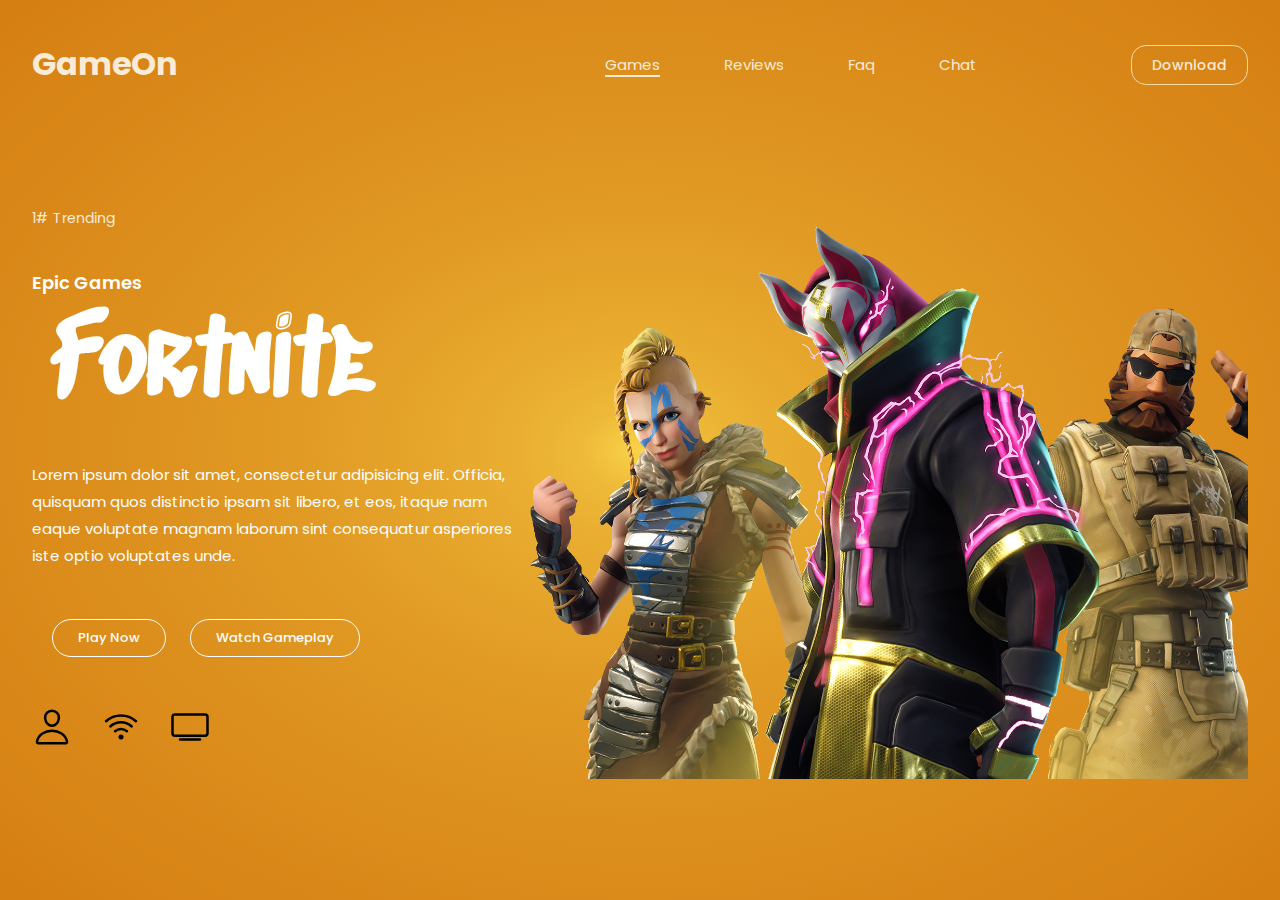
<file: GAME-webpage-FORTNITE/index.html>
<!DOCTYPE html>
<html lang="en">
<head>
    <meta charset="UTF-8">
    <meta http-equiv="X-UA-Compatible" content="IE=edge">
    <meta name="viewport" content="width=device-width, initial-scale=1.0">
    <title>Game-Rig</title>
    <link rel="stylesheet" href="index.css">
    <link rel="preconnect" href="https://fonts.googleapis.com">
    <link rel="preconnect" href="https://fonts.googleapis.com">
    <link rel="preconnect" href="https://fonts.gstatic.com" crossorigin>
    <link href="https://fonts.googleapis.com/css2?family=Permanent+Marker&family=
    Poppins:wght@100;200;300;400;500;600;700
    ;800;900&family=Sedgwick+Ave+Display&display=swap" rel="stylesheet">
</head>
<body>
    <section class="hero">
        <div class="main-width">
            <header>
                <div class="logo">
                    <h2><a href="#">GameOn</a></h2>
                </div>

                <nav>
                    <ul>
                    <li class="active" ><a href="">Games</a></li>
                    <li><a href="">Reviews</a></li>
                    <li><a href="">Faq</a></li>
                    <li><a href="">Chat</a></li>
                    <li id="btn"><a href="">Download</a></li>
                    </ul>
                </nav>
            </header>

            <div class="content">
                <div class="main-text">
                    <h6>1# Trending</h6>
                    <h3>Epic Games</h3>
                    <h1>Fortnite</h1>
                    <p>Lorem ipsum dolor sit amet, consectetur 
                        adipisicing elit. Officia, quisquam quos 
                        distinctio ipsam sit libero, et eos, itaque nam eaque 
                        voluptate magnam laborum sint consequatur asperiores 
                        iste optio voluptates unde.</p>
                        <a href="#">Play Now</a>
                        <a href="#" class="watch-cta">Watch Gameplay</a>
                </div>
                <div class="social">
                    <a href=""><img src="person-outline.svg"></a>
                    <a href=""><img src="wifi-outline.svg"></a>
                    <a href=""><img src="tv-outline.svg"></a>
                </div>

                <div class="image">
                    <img src="anime.png">
                </div>
            </div>
        </div>
    </section>
</body>
</html>
</file>
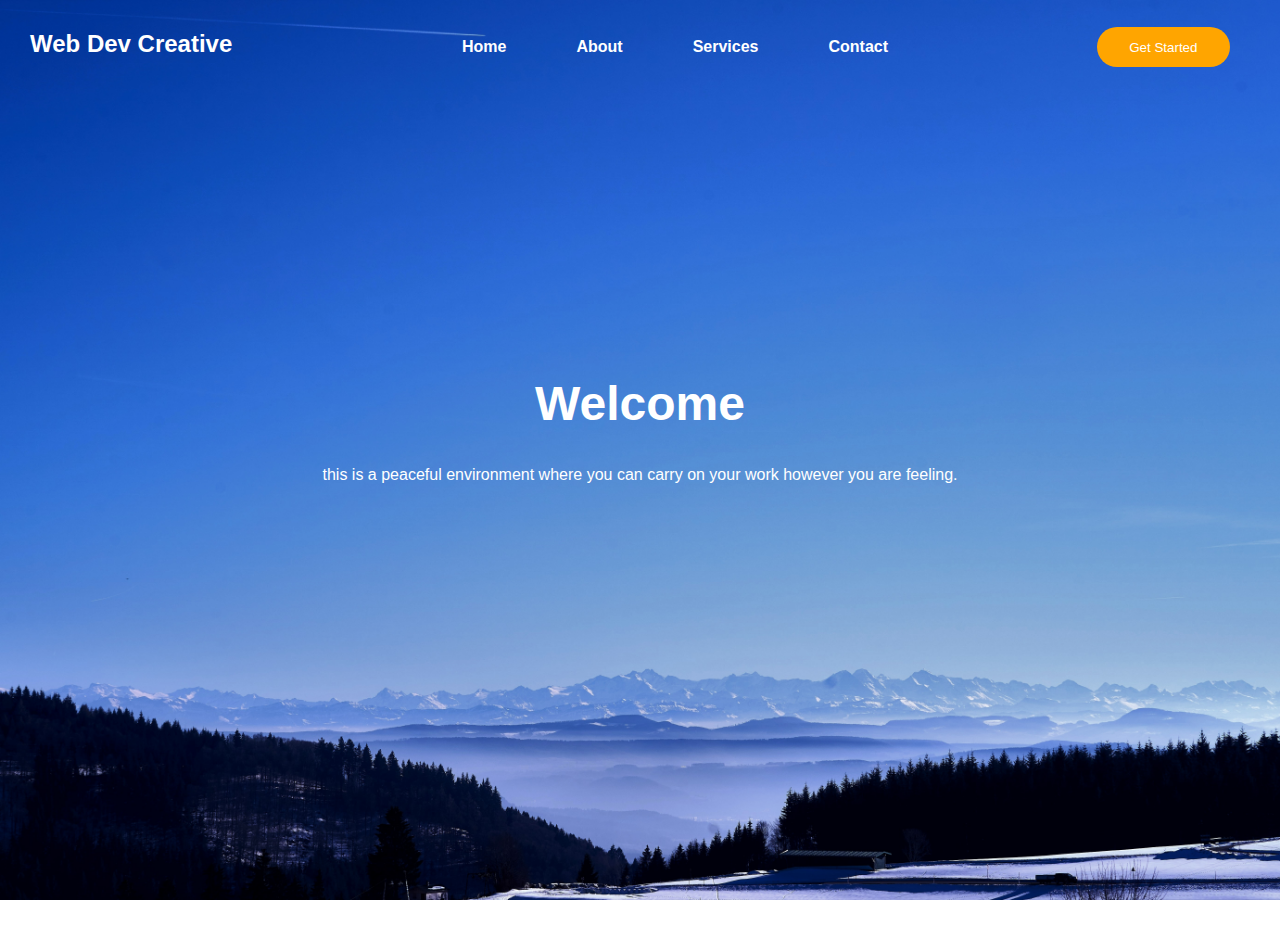
<file: navbar/index.html>
<!DOCTYPE html>
<html lang="en">
<head>
    <meta charset="UTF-8">
    <meta http-equiv="X-UA-Compatible" content="IE=edge">
    <meta name="viewport" content="width=device-width, initial-scale=1.0">
    <title>reponsive navbar</title>
    <link rel="stylesheet" href="index.css">
</head>
<body>
    <section class="main">
        <header>
            <h2>Web Dev Creative</h2>
            <nav>
                <a href="#">Home</a>
                <a href="#">About</a>
                <a href="#">Services</a>
                <a href="#">Contact</a>
                <button class="but">Get Started</button>
                <div class="menu"><img src="menu-outline.svg" class="menuu" id="menu">
                <img src="exit-outline.svg" class="exit"></div>
            </nav>
            <div class="drop">
                <a href="#">Home</a>
                <a href="#">About</a>
                <a href="#">Services</a>
                <a href="#">Contact</a>
                <button class="but2">Get Started</button>
            </div>
        </header>
        <div class="write">
            <h1>Welcome</h1>
            <p>this is a peaceful environment where you can carry on your work
            however you are feeling.
            </p>
        </div>    
    </section>
    <script>
        const toggleBtn = document.querySelector('.menu')
        const toggleBtnIcon = document.querySelector('.menu i')
        const dropDownMenu = document.querySelector('.drop')

        toggleBtn.onclick = function () {
            dropDownMenu.classList.toggle('open')
            const isopen = dropDownMenu.classList.contains('open')

            toggleBtnIcon.classList = isopen
            ?'menuu'
            :'exit'
        }
    </script>
</body>
</html>
</file>
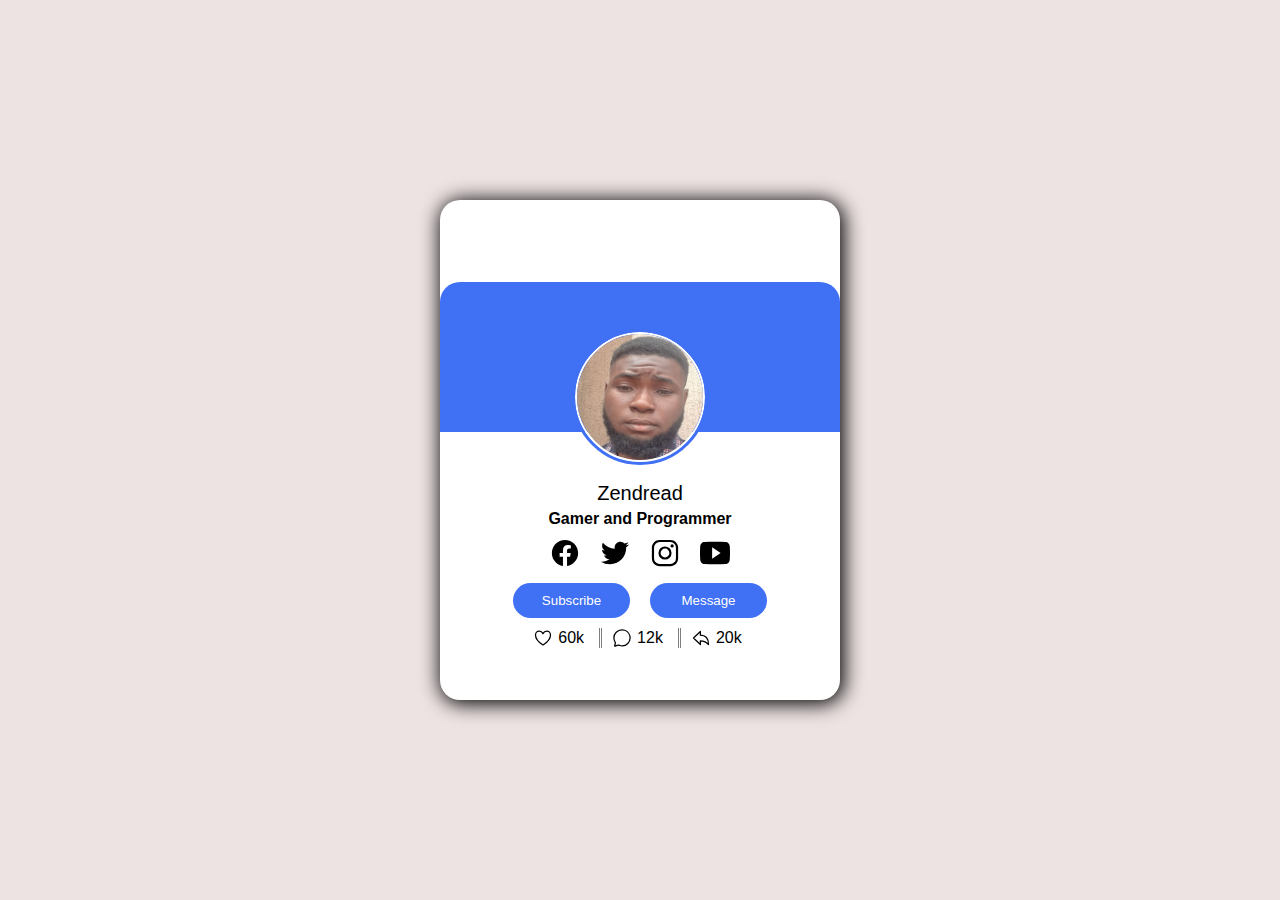
<file: profile card/index.html>
<!DOCTYPE html>
<html lang="en">
<head>
    <meta charset="UTF-8">
    <meta http-equiv="X-UA-Compatible" content="IE=edge">
    <meta name="viewport" content="width=device-width, initial-scale=1.0">
    <title>Profile-Card</title>
    <link rel="stylesheet" href="index.css">
</head>
<body>
    <section class="container">
        <div class="bar">
            <img src="me2.jpg" id="me">
        </div>
        <div class="intro">
            <h3>Zendread</h3>
            <h4>Gamer and Programmer</h4>
        </div>
        <div class="icons">
            <img src="logo-facebook.svg" id="face">
            <img src="logo-twitter.svg" id="twit">
            <img src="logo-instagram.svg" id="insta">
            <img src="logo-youtube.svg" id="you">
        </div>
        <div class="buttons">
            <button id="sub">Subscribe</button>
            <button id="message">Message</button>
        </div>
        <div class="icons2">
            <p id="H"><img src="heart-outline.svg" id="heart">60k</p>
            <p id="C"><img src="chatbubble-outline.svg" id="comments">12k</p>
            <p id="R"><img src="arrow-undo-outline.svg" id="reply">20k</p>
        </div>
    </section>
</body>
</html>
</file>
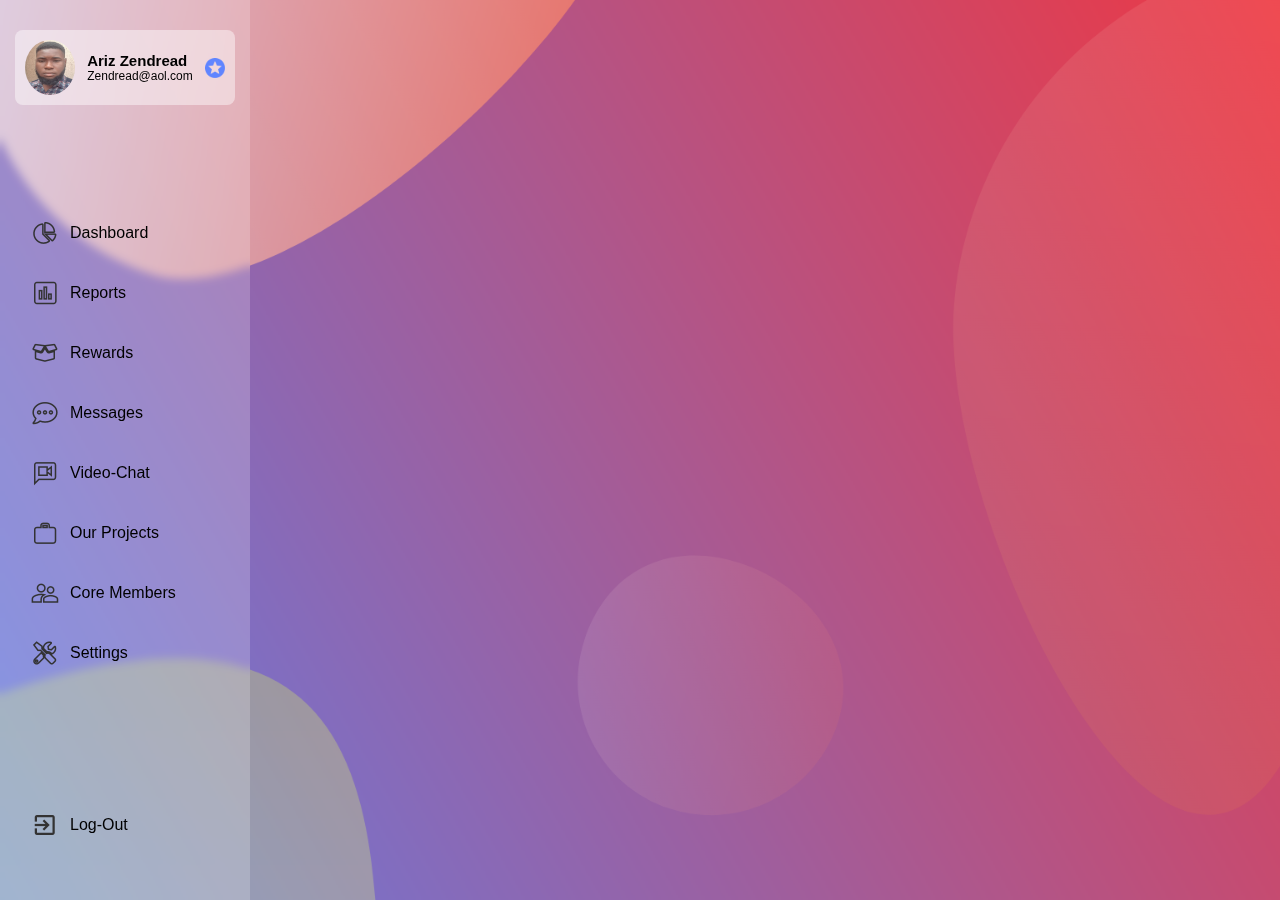
<file: sidebar/side.html>
<!DOCTYPE html>
<html lang="en">
<head>
    <meta charset="UTF-8">
    <meta http-equiv="X-UA-Compatible" content="IE=edge">
    <meta name="viewport" content="width=device-width, initial-scale=1.0">
    <title>Side-bar</title>
    <link rel="stylesheet" href="side.css">
</head>
<body>
    <div class="header">
        <div class="side-nav">
                <div class="user">
                    <img src="images/photo_2022-09-15_23-23-53.jpg" class="user-img">
                    <div>
                    <h2>Ariz Zendread</h2>
                    <p>Zendread@aol.com</p>
                </div>
                <img src="images/star.png" class="star">
            </div>
            <ul>
                <li><img src="images/dashboard.png" ><p>Dashboard</p></li>
                <li><img src="images/reports.png" ><p>Reports</p></li>
                <li><img src="images/rewards.png" ><p>Rewards</p></li>
                <li><img src="images/messages.png" ><p>Messages</p></li>
                <li><img src="images/video-chat.png" ><p>Video-Chat</p></li>
                <li><img src="images/projects.png" ><p>Our Projects</p></li>
                <li><img src="images/members.png" ><p>Core Members</p></li>
                <li><img src="images/setting.png" ><p>Settings</p></li>
            </ul>

            <ul>
                <li>
                    <img src="images/logout.png" id="log" ><p>Log-Out</p>
                </li>
            </ul>
        </div>
    </div>
    
</body>
</html>
</file>
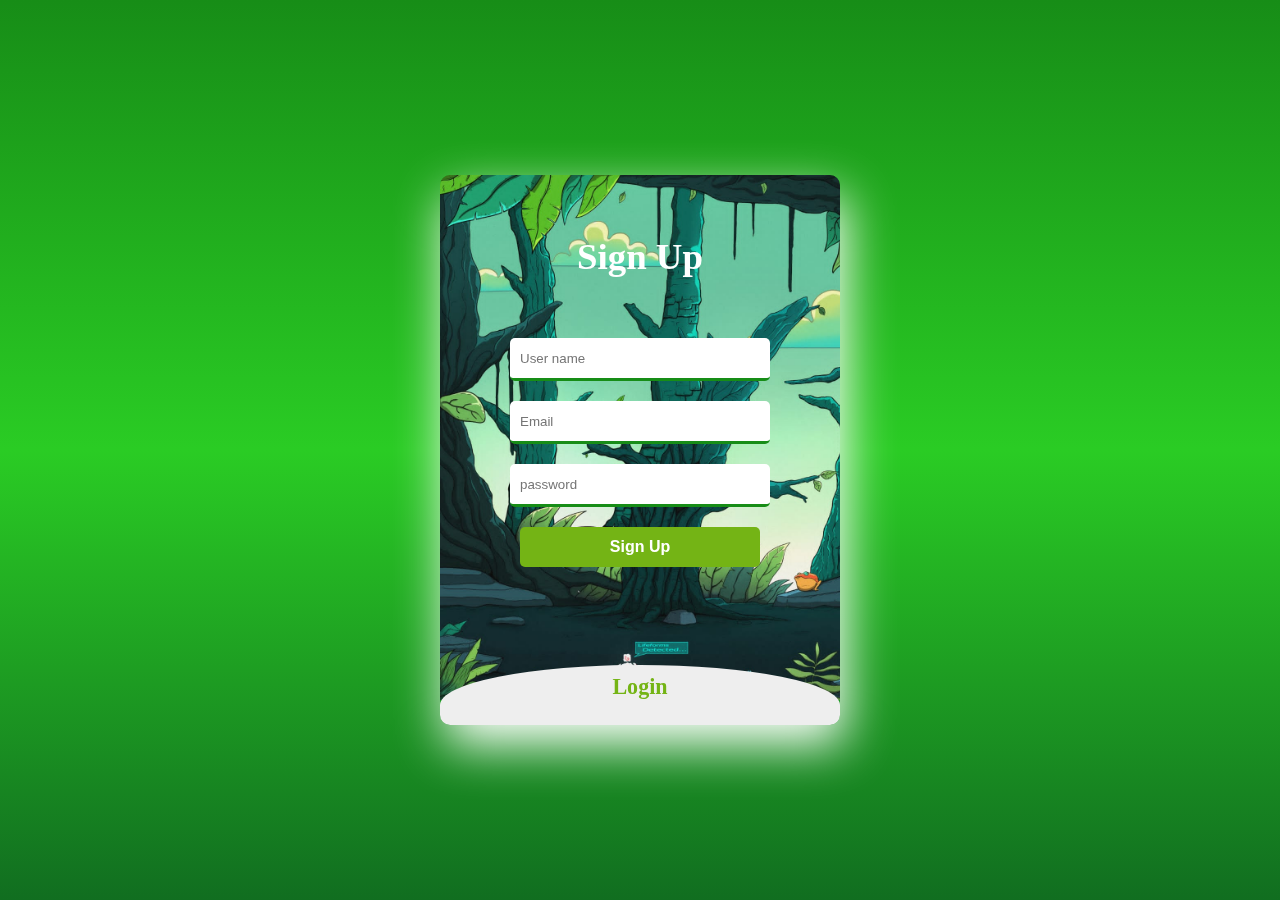
<file: Login-slide-animation/Nova Lightsilver/signUp.html>
<!DOCTYPE html>
<html lang="en">
<head>
    <meta charset="UTF-8">
    <meta http-equiv="X-UA-Compatible" content="IE=edge">
    <meta name="viewport" content="width=device-width, initial-scale=1.0">
    <title>Registration</title>
    <link rel="stylesheet" href="signUp.css">
</head>
<body>

    <section class="container">
        <input type="checkbox" id="chk" aria-hidden="true">
        <div class="signup">
            <form>
                <label for="chk" aria-hidden="true">Sign Up</label>
                <input type="text" name="txt" placeholder="User name" required="">
                <input type="email" name="email" placeholder="Email" required="">
                <input type="password" name="pswd" placeholder="password" required="">
                <button>Sign Up</button>
            </form>
        </div>

        <div class="login">
            <form>
                <label for="chk" aria-hidden="true">Login</label>
                <input type="email" name="email" placeholder="Email" required="">
                <input type="password" name="pswd" placeholder="password" required="">
                <button>Login</button>
                <input type="checkbox" id="chkk" aria-hidden="true">
                <label class="chk1" for="chk" aria-hidden="true">Remember Me</label>

            </form>
        </div>
    </section>
    
</body>
</html>
</file>
<file: GAME-webpage-FORTNITE/index.css>
*{
    padding: 0;
    margin: 0 0 0 0;
    box-sizing: border-box;
    font-family: 'poppins', sans-serif;
}

body{
    overflow-x: hidden;
    margin: 0 0 0 0;
}

.main-width{
    width: 1400px;
    max-width: 95%;
    margin: 0 auto;
}


.hero{
    height: 100%;
    width: 100%;
    min-height: 100vh;
    background: radial-gradient(#f9d349, 20%, #d57e12);
    position: relative;
}

.logo a{
    text-decoration: none;
    color: antiquewhite;
    font-weight: 600px;
    font-size: 32px;
    display: block;
}

.hero header{
    display: flex;
    align-items: center;
    justify-content: space-between;
    padding: 40px 0 30px;
}

nav ul li{
    list-style: none;
    display: inline-block;
}

nav ul a{
    text-decoration: none;
    color: antiquewhite;
    margin-left: 60px;
    font-size: 15px;
    font-weight: 600px;
    border-bottom: 2px solid transparent;
    transition: .4s;
}

nav ul li:not(:last-child) a:hover,
nav ul li:not(:last-child) a:focus{
    border-bottom: 2px solid antiquewhite;
}

nav ul li.active a{
    border-bottom: 2px solid antiquewhite;
}
nav ul li#btn a{
    border: 1px solid #f5dca8;
    border-radius: 15px;
    background: transparent;
    color: antiquewhite;
    padding: 9px 20px;
    line-height: 1.4;
    font-size: 14px;
    font-weight: 500;
    margin-left: 150px;
}
nav ul li#btn:hover a{
    background: white;
    border: 1px solid white;
    color: #d57e12;
    transition: .4s;
}

.content{
    padding-top: 90px;
}

.main-text{
    position: relative;
    z-index: 2;
    margin-bottom: 50px;
}

.main-text h6{
    font-size: 14px;
    font-weight: 400;
    color: antiquewhite;
    margin-bottom: 40px;
}

.main-text h1{
    font-size: 100px;
    line-height: 1;
    color: white;
    margin: 20px 0 45px ;
    padding-left: 20px;
    font-family: 'Sedgwick Ave Display', cursive;
}

.main-text h3{
    font-size: 18px;
    font-weight: 600;
    color: white;
}

.main-text p{
    max-width: 100%;
    width: 480px;
    color: white;
    line-height: 1.8;
    font-size: 15px;
    margin-bottom: 50px;
}

.main-text a{
    line-height: 1.4;
    padding: 9px 25px;
    font-size: 13px;
    font-weight: 500;
    background: transparent;
    text-decoration: none;
    color: white;
    border: 1px solid white;
    border-radius: 30px;
    display: inline-block;
    margin: 0 0 0 20px;
}


.main-text a:hover{
    cursor: pointer;
    color: #d57e12;
    background-color: whitesmoke;
    transform: scale(1.2);
    transition: .4s;
}

.content{
    position: relative;
    z-index: 2;
    margin-top: 0px;
    padding-bottom: 15px;
}
.social{
    position: relative;
    z-index: 2;
    margin-top: 5px;
    padding-bottom: 10px;
}
.social a img{
    width: 40px;
    margin-right: 25px;
    display: inline-block;
}
.social a img:hover{
    transform: scale(1.2);
    transition: .4s;
}

.image{
    position: absolute;
    width: 100%;
    height: 85%;
    bottom: 0;
    right: 0;
    text-align: right;
}

.image img{
    height:100%;
}
</file>
<file: navbar/index.css>
*{
    margin: 0;
    padding: 0;
    font-family: 'open-sans',sans-serif;
    box-sizing: border-box;
}

body{
    color: white;
    background: url(1.jpg) no-repeat;
    background-position: center;
    background-size: cover;
    background-attachment: fixed;
    overflow: hidden;
}
section{
    height: 100vh;
}

#menu{
    width: 30px;
    height: 30px;
}
#menu:hover{
    cursor: pointer;
}
.exit{
    width: 30px;
    height: 30px;
    display: none;
}
header{
    margin: 30px;
    position: relative;
}
h2{
    position: relative;
    left: 0;
    font-weight: 400px;
}
h2:hover{
    color: orange;
    cursor: pointer;
}
nav{
    position: fixed;
    color: white;
    position: relative;
    display: flex;
    justify-content: center;
    align-items: center;
    top: -20px;
}
nav a{
    color: white;
    padding-left: 60px;
    margin-left: 10px;
    text-decoration: none;
    font-weight: bold;
}
nav a:hover{
    color: orange;
}
nav .but{
    position: fixed;
    right: 20px;
    border-radius: 20px;
    border: none;
    background-color: orange;
    color: white;
    width: 10em;
    height: 40px;
    margin-right: 30px;
}
nav .but:hover{
    cursor: pointer;
    transform: scale(0.7);
    transition: .4s;
}

nav .menu{
    position: fixed;
    right: 30px;
    top: 30px;
    display: none;
}
.write{
    display: flex;
    justify-content: center;
    align-items: center;  
    position: relative;
    top: 250px;
    flex-direction: column;
}

h1{
    margin: 20px;
    font-weight: bold;
    font-size: 3em;
}
p{
    margin: 15px;
}

.drop{
    position: absolute;
    display: flex;
    flex-direction: column;
    right: 0rem;
    top: 35px;
    height: 0;
    width: 300px;
    background: rgba(225, 225, 225, 0.1);
    backdrop-filter: blur(15px);
    border-radius: 10px;
    overflow: hidden;
    display: none;
    transition: height .2s cubic-bezier(0.175, 0.885, 0.32, 1.275);
}
.drop a, button{
    display: flex;
    padding: 0.7rem;
    justify-content: center;
    align-items: center;
    color: white;
    text-decoration: none;
}
.drop a:hover{
    color: orange;
}
.drop button{
    background-color: orange;
    border: none;
    outline: none;
    color: white;
    padding: 0.7rem;
    font-size: 16px;
    margin-left: 10px;
    margin-right: 10px;
    margin-bottom: 10px;
    border-radius: 20px;
}
.drop button:hover{
    cursor: pointer;
    transform: scale(0.7);
    transition: .4s;
}

.drop.open{
    height: 210px;
}
/*reposnse*/
@media (max-width: 930px) {
    nav a, nav .but{
        display: none;
    }
    nav .menu{
        display: block;
    }
    header .drop{
        display: flex;
    }
}

@media (max-width: 350px) {
    header .drop{
        left: 2rem;
        width: unset;
    }
}
</file>
<file: profile card/index.css>
*{
    font-family: 'poppins', sans-serif;
    margin: 0;
    padding: 0;
    background-color: rgb(238, 227, 227);
    box-sizing: border-box;
}

body{
    display: flex;
    justify-content: center;
    align-items: center;
    height: 100vh;
}
section.container{
    width: 400px;
    height: 500px;
    background-color: white;
    border-radius: 20px;
    justify-content: center;
    align-content: center;
    box-shadow: 2px 2px 20px 2px black ;
}

img{
    width: 200px;
    height: 200px;
}

.bar{
    background-color: #4070f4;
    width: 100%;
    height: 30%;
    display: flex;
    justify-content: center;
    align-items: center;
    border-radius: 20px 20px 0 0;
}
#me{
    width: 130px;
    height: 130px;
    border-radius: 100px;
    border: 2px solid white;
    outline: 3px solid #4070f4;
    position: relative;
    top: 40px;
}
#me:hover{
    transform: scale(1.1);
    transition: 1s;
}
.icons img{
    width: 30px;
    height: 30px;
    margin-left: 10px;
    margin-right: 10px;
    background: white;
}
.icons2 img{
    width: 20px;
    height: 20px;
}

.intro, .icons, .buttons, .icons2{
    background: white;
    padding-left: 5px;
    padding-right: 5px;
}

.intro{
    position: relative;
    top: 30px;
    display: flex;
    justify-content: center;
    align-items: center;
    flex-direction: column;
    margin: 10px;
}
h3{
    margin-top: 10px;
    background-color: white;
    font-size: 20px;
    font-weight: lighter;
}
h4{
    margin: 5px;
    background-color: white;
}

.icons{
    position: relative;
    top: 25px;
    display: flex;
    justify-content: center;
    align-items: center;
}

.buttons{
    position: relative;
    top: 30px;
    display: flex;
    justify-content: center;
    align-items: center;
}
button{
    margin-left: 10px;
    margin-right: 10px;
    margin-top: 10px;
    margin-bottom: 10px;
    color: white;
    background-color: #4070f4;
    border-radius: 20px;
    width: 30%;
    height: 35px;
    border: none;
}

button:hover{
    transform: scale(1.2);
    transition: 1s;
}

.icons2{
    position: relative;
    top: 30px;
    display: flex;
    justify-content: center;
    align-items: center;
}
.icons2 img, p{
    background: white;
}
.icons2 img{
    position: relative;
    margin-top: 10px;
    margin-left: 20px;
    margin-right: 20px;
}
#heart{
    position: relative;
    display: flex;
    justify-content: center;
    align-items: center;
    margin: 0;
    padding: 0;
    border: none;
    left: -5px;

}
#comments{
   
    position: relative;
    display: flex;
    justify-content: center;
    align-items: center;
    margin: 0;
    padding: 0;
    border: none;
    left: -5px;

}
#reply{

    position: relative;
    display: flex;
    justify-content: center;
    align-items: center;
    margin: 0;
    padding: 0;
    border: none;
    left: -5px;

}

#reply:hover, #comments:hover, #heart:hover{
    transform: scale(1.3);
}
p#H{
    position: relative;
    padding-right: 15px;
    padding-left: 15px;
    border-right: 3px double gray;
    position: relative;
    display: flex;
    justify-content: center;
    align-items: center;

}
p#C{
    padding-right: 15px;
    padding-left: 15px;
    position: relative;
    display: flex;
    justify-content: center;
    align-items: center;

}
p#R{
    border-left: 3px double gray;
    padding-right: 15px;
    padding-left: 15px;
    position: relative;
    display: flex;
    justify-content: center;
    align-items: center;


}
p{
    margin: 0;
    padding: 0;
}
#face:hover,#twit:hover,#insta:hover,#you:hover{
    transform: scale(1.3);
}
</file>
<file: sidebar/side.css>
*{
    margin: 0;
    padding: 0;
    font-family: 'poppins',sans-serif;
    box-sizing: border-box;
}
.header{
    background:url(images/background.png);
    background-position: center;
    background-size: cover;
    width: 100%;
    height: 100vh;
}
.side-nav{
    background-color: rgba(255, 255, 255, 0.2);
    width: 130px;
    height: 100%;
    padding: 30px 15px;
    position: fixed;
    top: 0;
    left: 0;
    backdrop-filter: blur(5px);
    display: flex;
    justify-content: space-between;
    flex-direction: column;
}
.user{
     display: flex;
     align-items: center;
     justify-content: space-between;
     width: 100%;
     font-size: 12px;
     padding: 10px;
     border-radius: 8px;
     margin-left: auto;
     margin-right: auto;
}
.user p{
    display: none;
}
.user h2{
    font-size: 15px;
    font-weight: 600;
    white-space: nowrap;
    display: none;
}
.user-img{
    width: 50px;
    height: 55px;
    border-radius: 50%;
    margin: auto;
}
.star{
    width: 20px;
    display: none;
}
ul{
    list-style: none;
    padding: 0 15px;
}
ul li{
    margin: 30px 0;
    display: flex;
    align-items: center;
    justify-content: start;
    cursor: pointer;
    justify-content: center;
    align-items: center;
}
ul li img{
    width: 30px;
    margin-right: 10px;
    display: flex;
    
}
ul li p{
    white-space: nowrap;
    display: none;
}

.side-nav:hover{
    width: 250px;
    transition: width 0.5s;
}
.side-nav:hover h2{
    display: block;
}
.side-nav:hover p{
    display: block;
}
.side-nav:hover .star{
    display: block;
}
.side-nav:hover .user{
    background-color: rgba(255, 255, 255, 0.3);
    backdrop-filter: blur(5px);
}
.side-nav:hover .user-img{
    margin: 0;
}

.side-nav:hover ul li p{
    display: block;
}
.side-nav:hover ul li{
    display: flex;
    justify-content: flex-start;
}
ul li:hover img{
    transform: scale(2);
    transition: 0.2s;
}
.user-img:hover{
    transform: scale(1.3);
    transition: 0.8s;
}
</file>
<file: Login-slide-animation/Nova Lightsilver/signUp.css>
body {
  margin: 0;
  padding: 0;
  display: flex;
  justify-content: center;
  align-items: center;
  min-height: 100vh;
  background: linear-gradient(to bottom, #178d17, #2acc24, #116e20);
}

.head {
  position: fixed;
  margin-right: 90%;
  margin-top: -94vh;
  margin-left: 2%;
  display: flex;
}

a {
  color: white;
  font-weight: bold;
  font-size: 1.5em;
  border: 2px solid green;
  border-radius: 20px;
  padding: 6px;
}

a:hover {
  color: greenyellow;
  border-color: white;
}

section.container {
  position: fixed;
  width: 400px;
  height: 550px;
  overflow: hidden;
  background: url(novagreen.jpg);
  background-size: 450px;
  background-repeat: no-repeat;
  border-radius: 10px;
  box-shadow: 5px 20px 50px white;
}

#chk {
  display: none;
}

.signup {
  position: relative;
  width: 100%;
  height: 100%;
}

label {
  color: white;
  font-size: 2.3em;
  justify-content: center;
  display: flex;
  margin: 60px;
  font-weight: bold;
  cursor: pointer;
  transition: 0.5s ease-in-out;
}

input {
  width: 60%;
  height: 20px;
  justify-content: center;
  display: flex;
  margin: 20px auto;
  padding: 10px;
  border: none;
  outline: none;
  border-radius: 5px;
  border-bottom: 3px solid #178d17;
}

button {
  width: 60%;
  height: 40px;
  margin: 10px auto;
  justify-content: center;
  display: block;
  color: white;
  background: rgb(116, 180, 21);
  font-weight: bold;
  font-size: 1em;
  margin-top: 20px;
  outline: none;
  border: none;
  border-radius: 5px;
  transition: 0.5s ease-in;
  cursor: pointer;
}

button:hover {
  background: rgb(160, 240, 40);
}

.login {
  height: 480px;
  background: #eee;
  border-radius: 60%/10%;
  transform: translateY(-180px);
  transition: 0.6s ease-in-out;
}

.login label {
  color: rgb(116, 180, 21);
  transform: scale(0.6);
}

#chk:checked ~ .login {
  transform: translateY(-500px);
}

#chk:checked ~ .login label {
  transform: scale(1);
}

#chk:checked ~ .signup label {
  transform: scale(0.6);
}

.chk1 {
  font-size: 1em;
  margin: 0;
  padding: 0;
  font-weight: bold;
  display: flex;
  position: relative;
}/*# sourceMappingURL=signUp.css.map */
</file>
